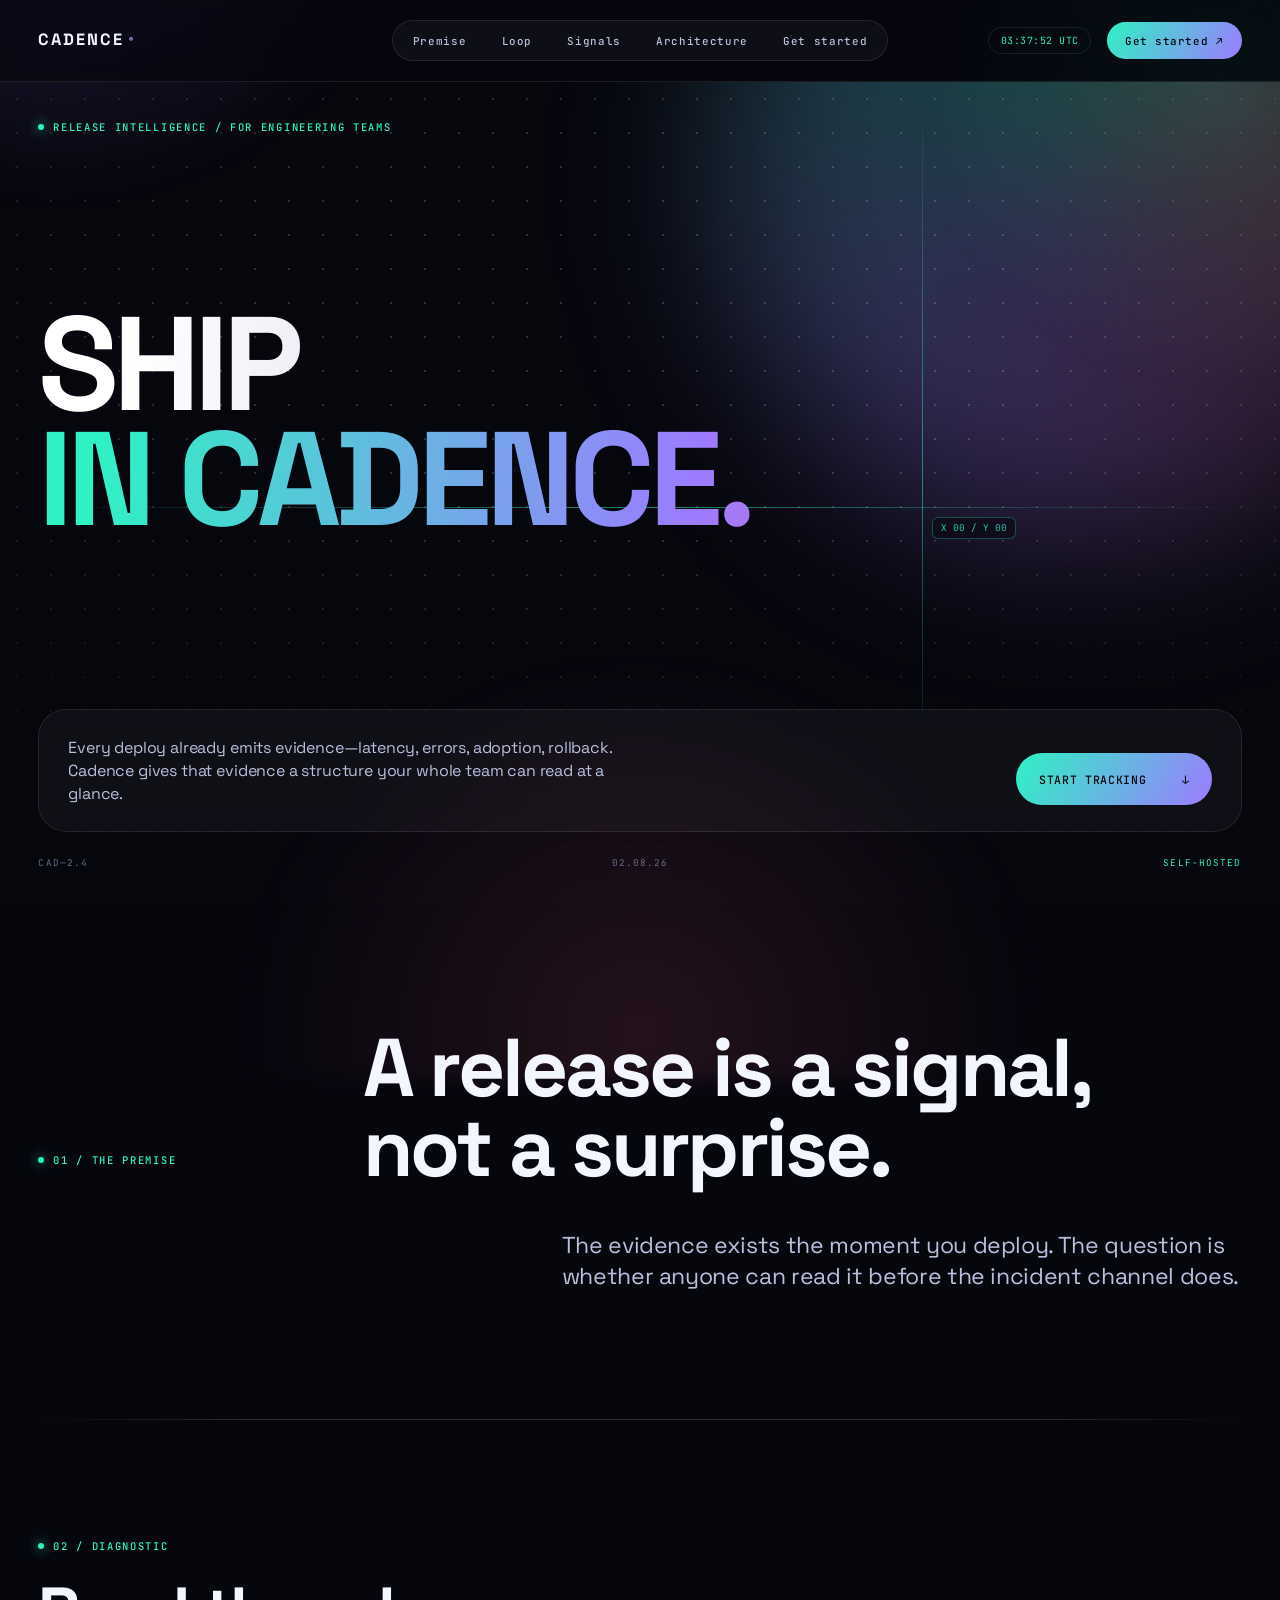
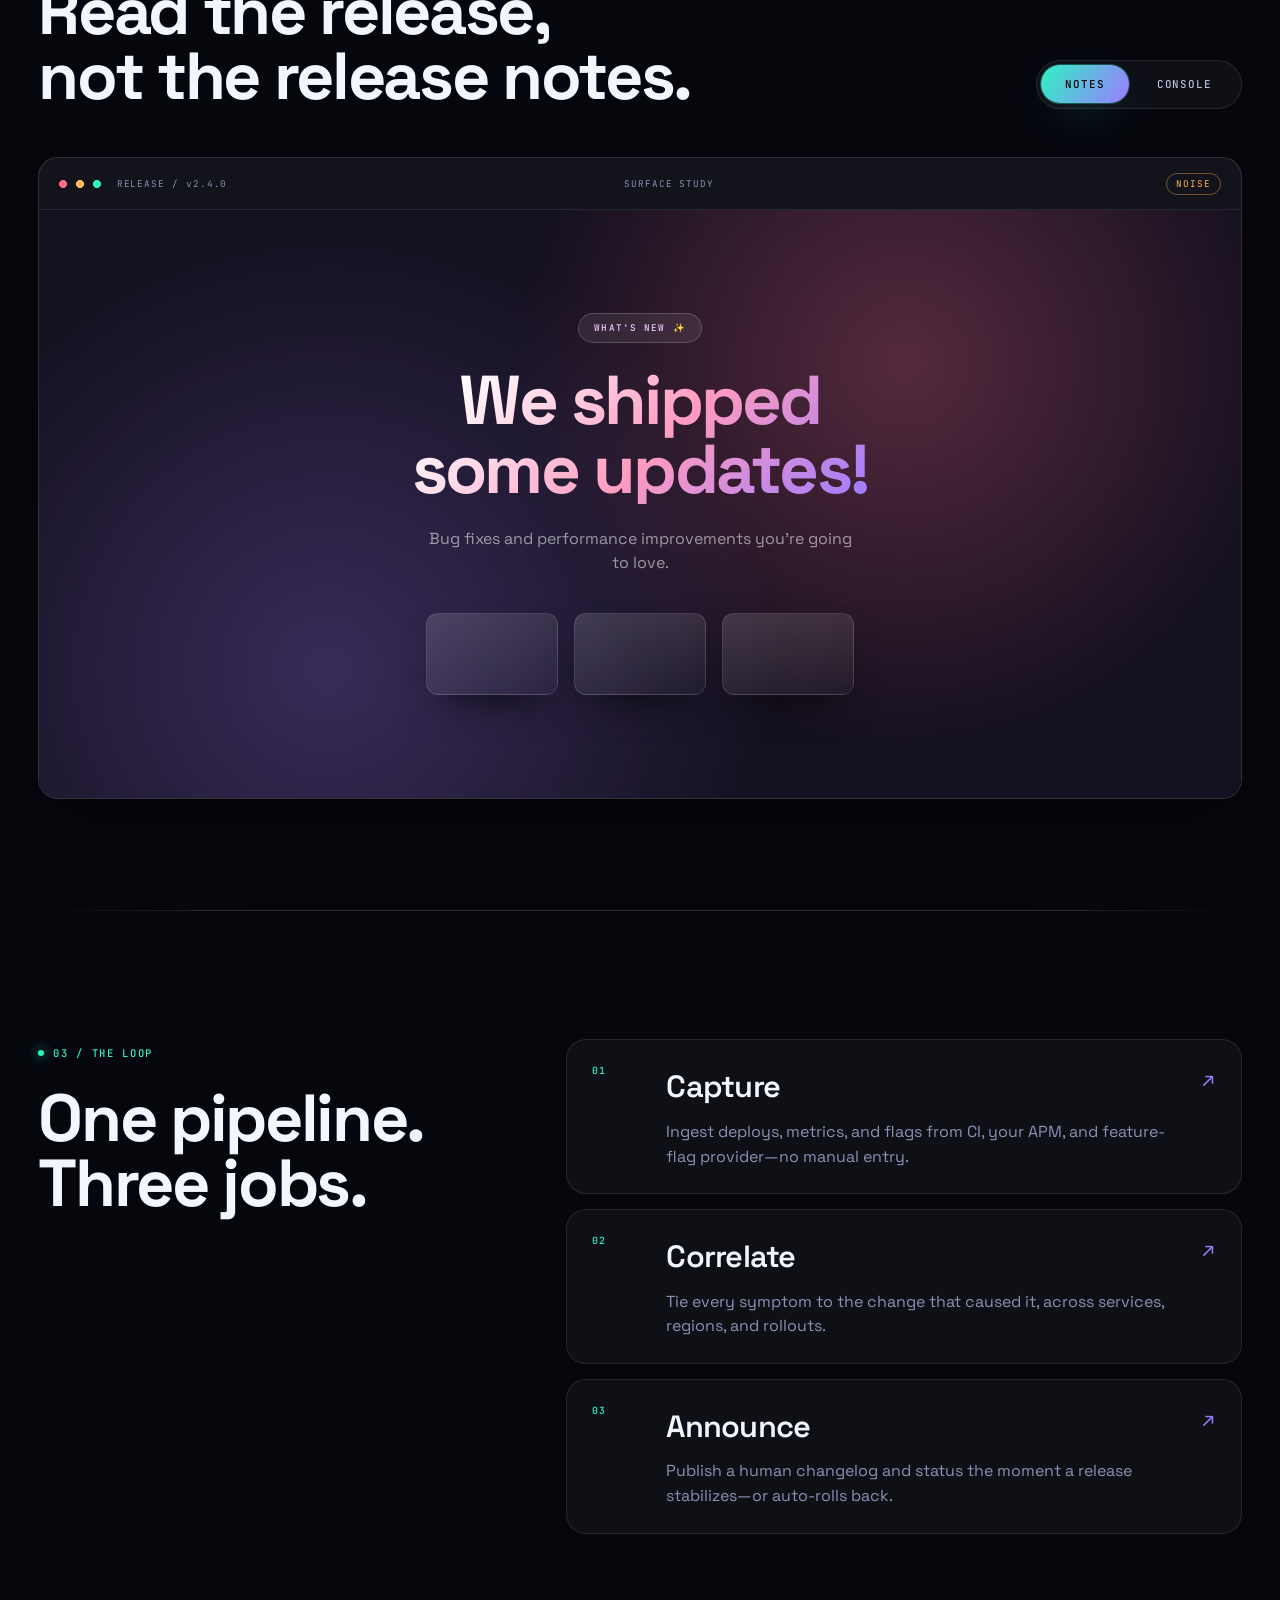
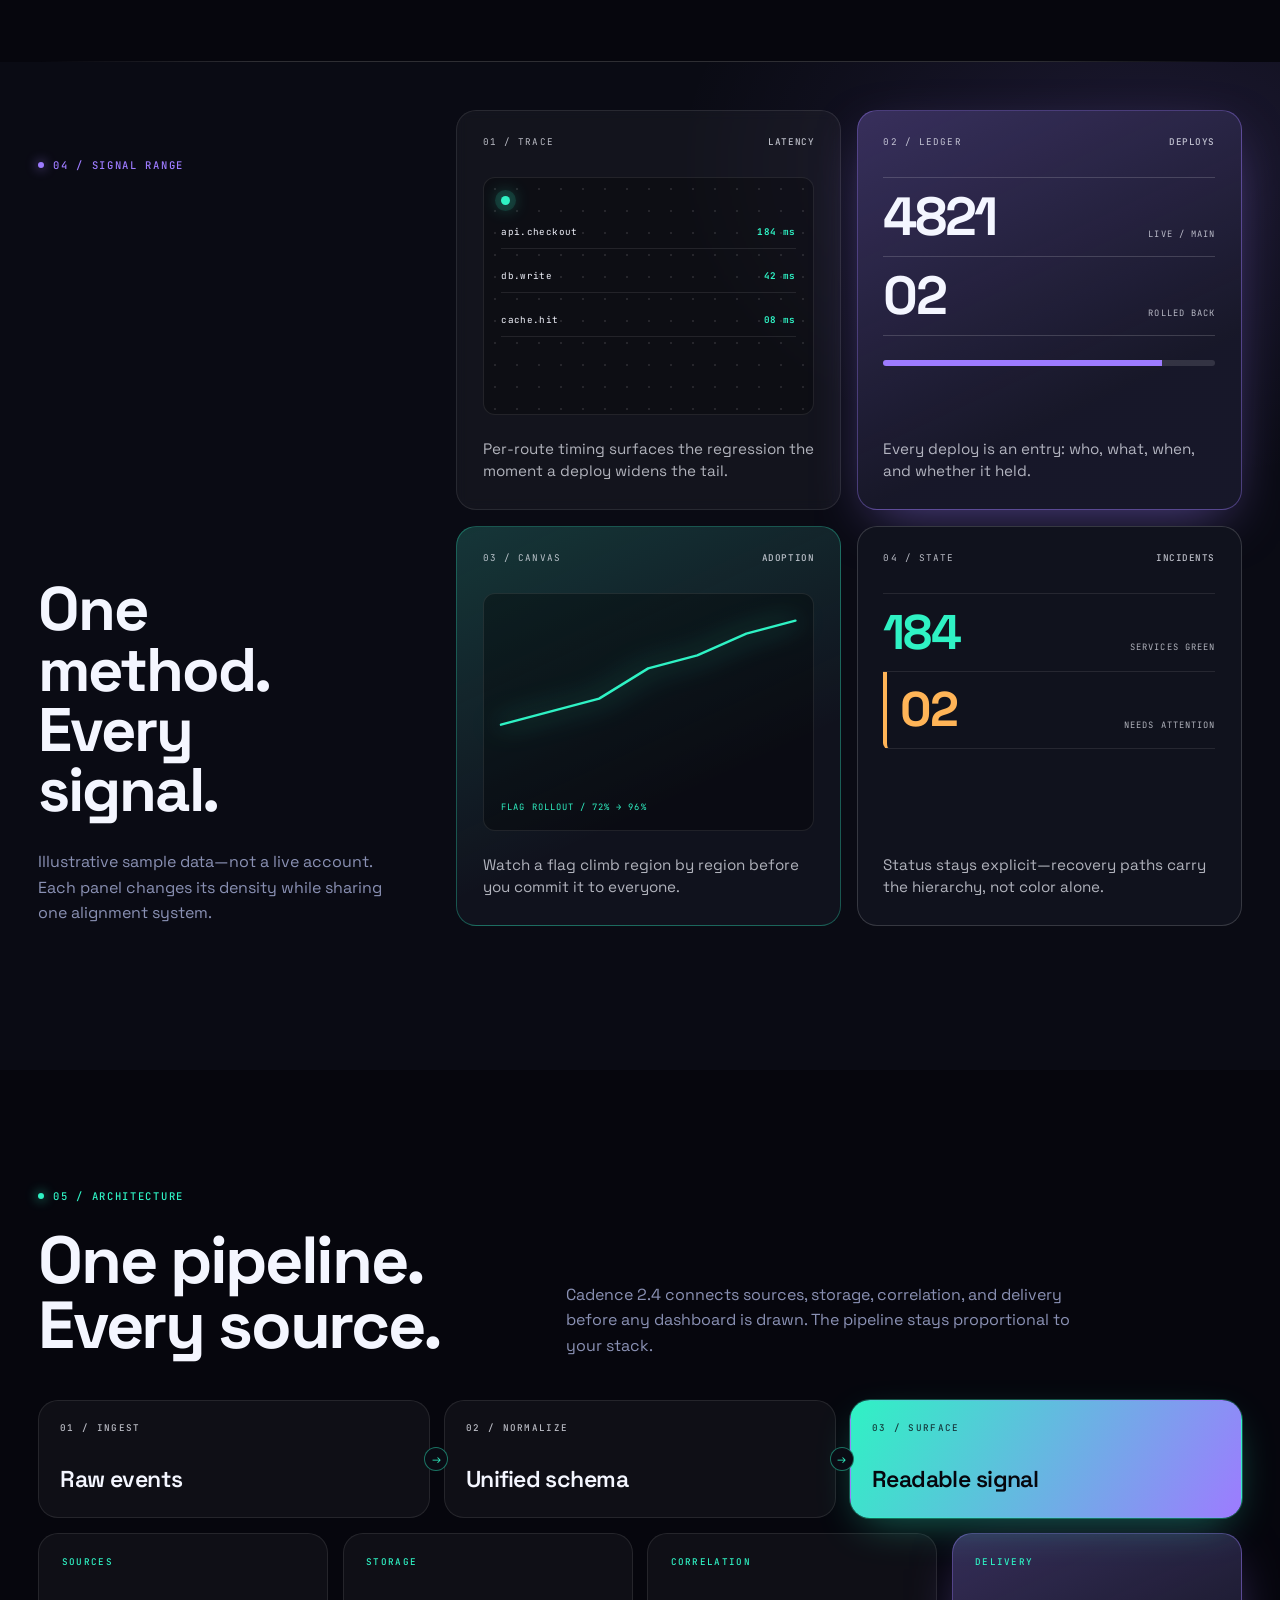
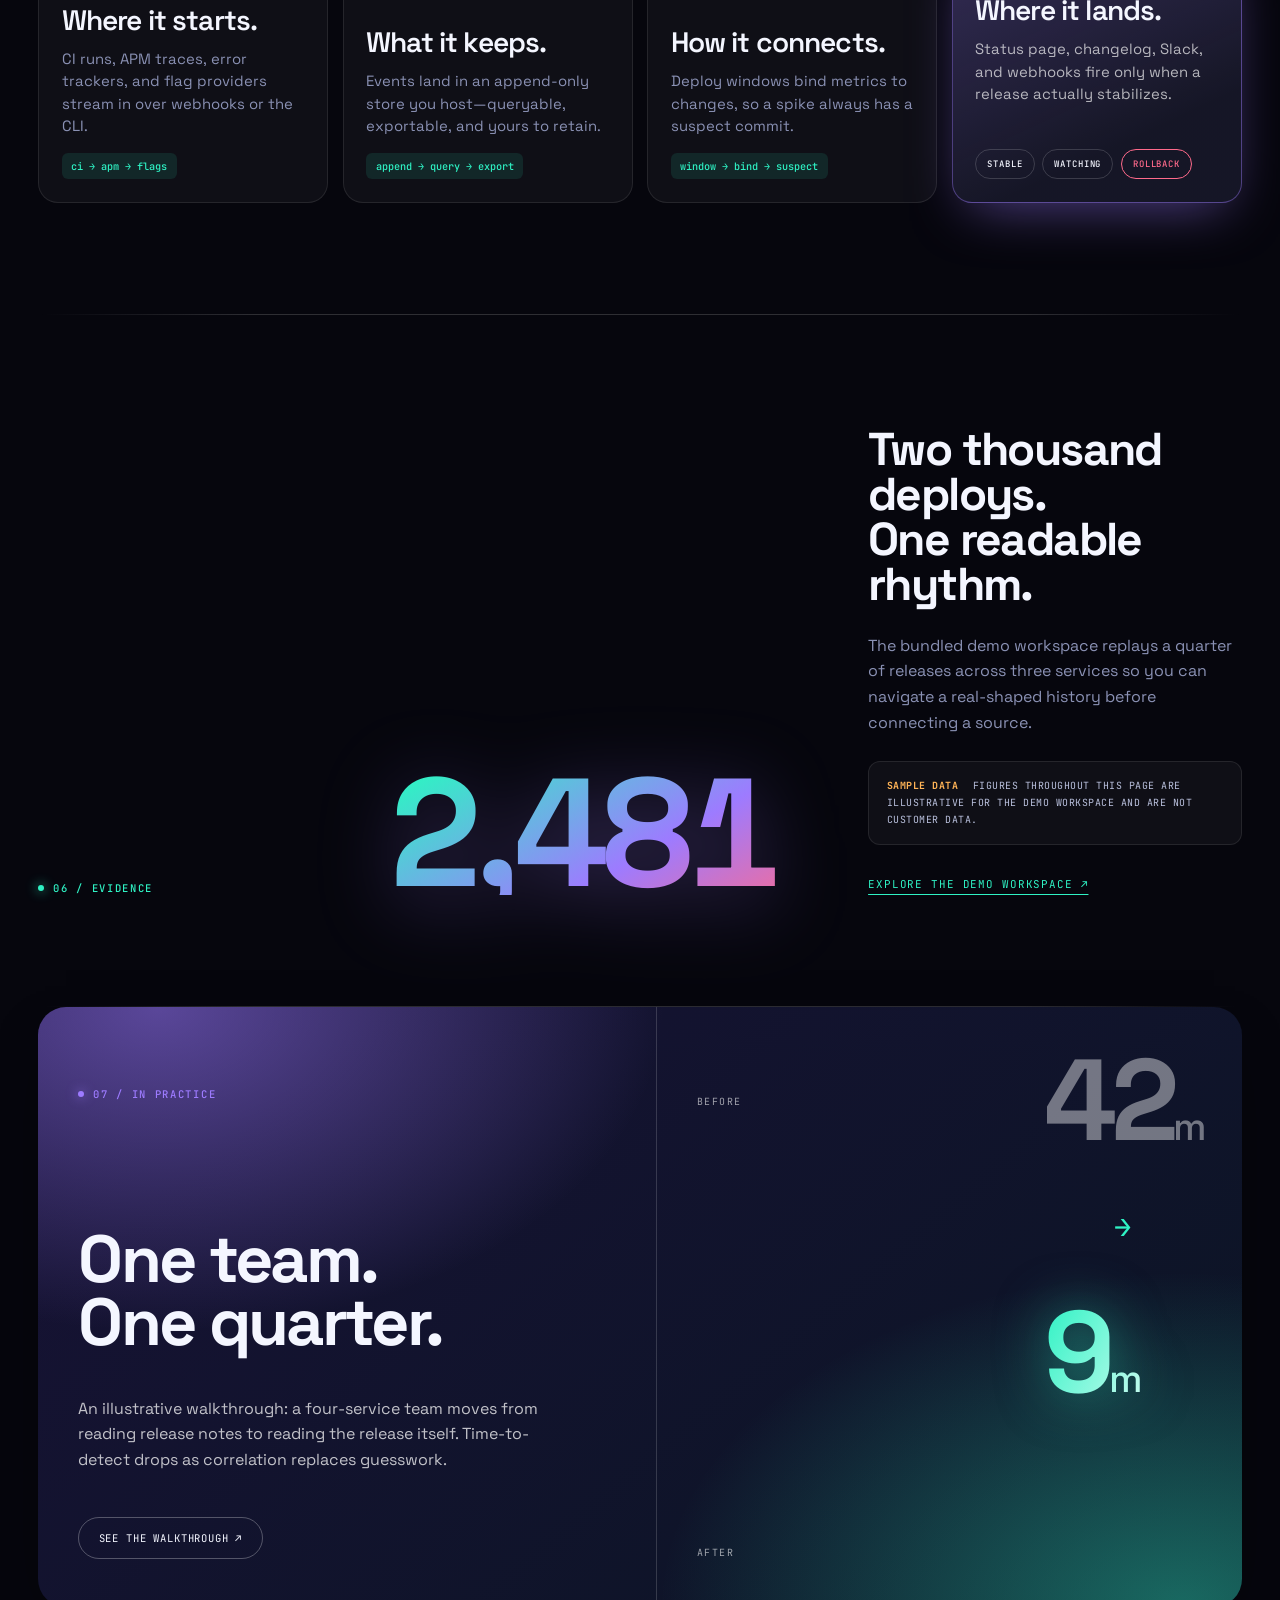
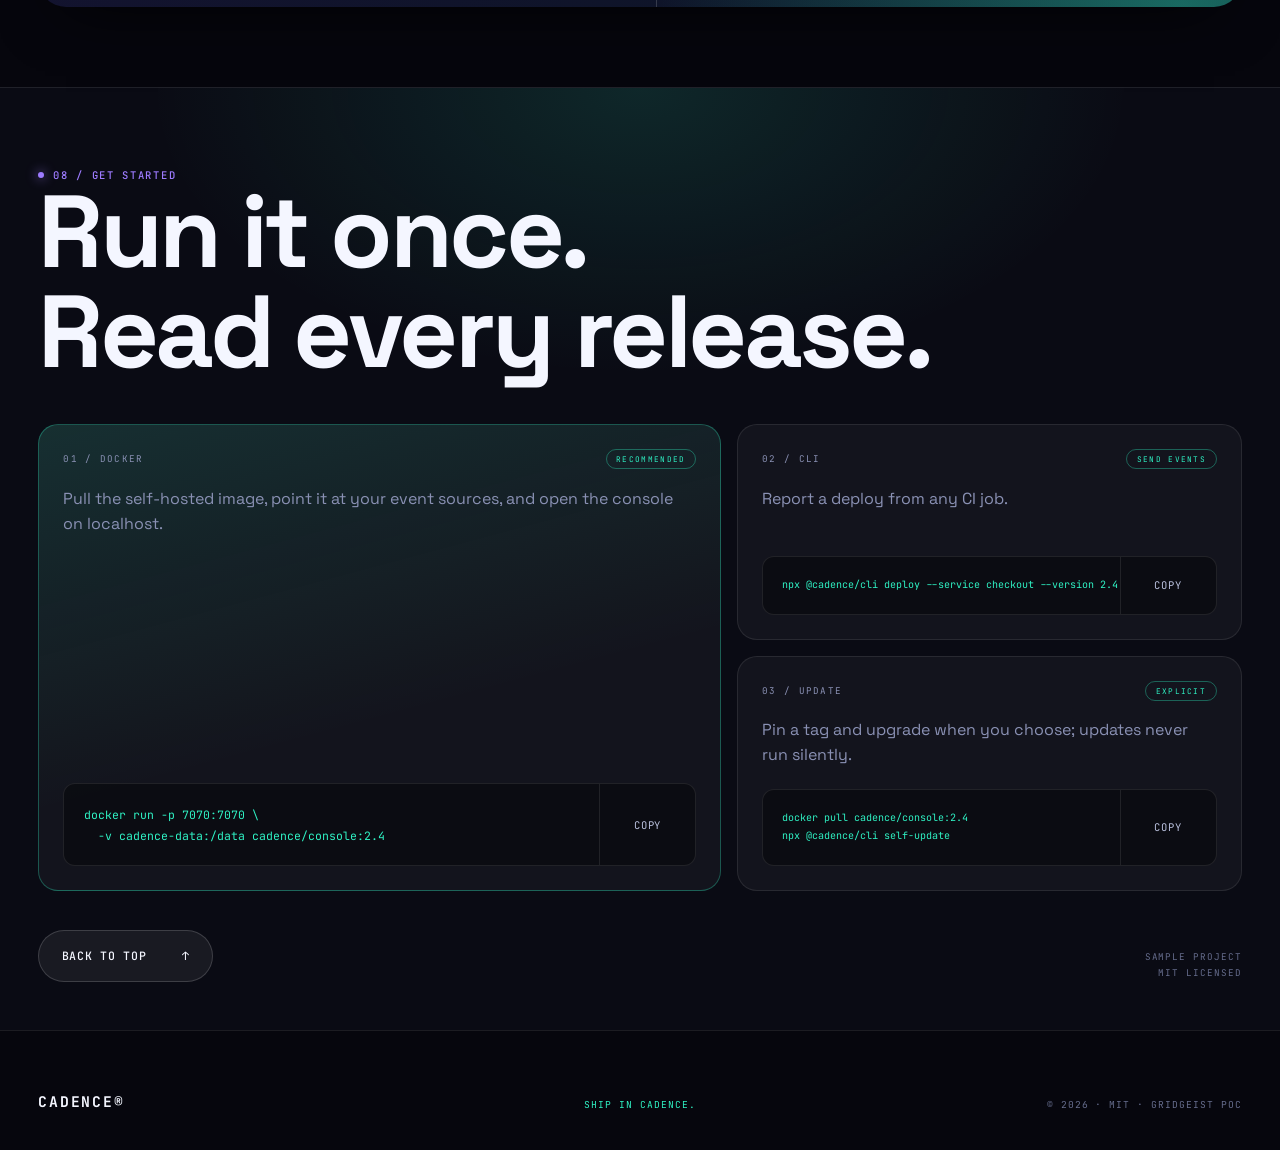
<file: version02/index.html>
<!doctype html>
<html lang="en">
  <head>
    <meta charset="UTF-8" />
    <meta name="viewport" content="width=device-width, initial-scale=1.0" />
    <meta name="description" content="Cadence turns deploys, latency, errors, and adoption into one legible release signal for engineering teams." />
    <meta name="theme-color" content="#06060d" />
    <meta name="color-scheme" content="dark" />
    <title>Cadence — Ship in cadence</title>
    <meta property="og:type" content="website" />
    <meta property="og:site_name" content="Cadence" />
    <meta property="og:title" content="Cadence — Ship in cadence" />
    <meta property="og:description" content="Release intelligence for engineering teams. Read the release, not the release notes." />
    <meta name="twitter:card" content="summary_large_image" />
    <meta name="twitter:title" content="Cadence — Ship in cadence" />
    <meta name="twitter:description" content="Release intelligence for engineering teams." />
    <link rel="icon" href="./favicon.svg" type="image/svg+xml" />
    <link rel="stylesheet" href="./styles.css" />
    <script src="./script.js" defer></script>
  </head>
  <body>
    <a class="skip-link" href="#main">Skip to content</a>

    <header class="site-header">
      <a class="wordmark" href="#top" aria-label="Cadence home">CADENCE<span aria-hidden="true">®</span></a>
      <nav class="desktop-nav" aria-label="Primary navigation">
        <a href="#premise">Premise</a>
        <a href="#loop">Loop</a>
        <a href="#signals">Signals</a>
        <a href="#architecture">Architecture</a>
        <a href="#start">Get started</a>
      </nav>
      <details class="mobile-menu">
        <summary>Menu</summary>
        <nav aria-label="Mobile navigation">
          <a href="#premise">Premise</a>
          <a href="#loop">Loop</a>
          <a href="#signals">Signals</a>
          <a href="#architecture">Architecture</a>
          <a href="#start">Get started</a>
        </nav>
      </details>
      <div class="header-actions">
        <span class="header-clock" aria-hidden="true" data-clock>--:--:-- UTC</span>
        <a class="header-github" href="#start">Get started ↗</a>
      </div>
    </header>

    <main id="main">
      <section class="hero" id="top" aria-labelledby="hero-title">
        <div class="hero-grid" aria-hidden="true">
          <span class="axis axis-x"></span>
          <span class="axis axis-y"></span>
          <span class="coordinate">X 00 / Y 00</span>
        </div>
        <p class="eyebrow hero-kicker">Release intelligence / for engineering teams</p>
        <h1 id="hero-title"><span>SHIP</span><span>IN CADENCE.</span></h1>
        <div class="hero-footer">
          <p>Every deploy already emits evidence—latency, errors, adoption, rollback. Cadence gives that evidence a structure your whole team can read at a glance.</p>
          <a class="button button-dark" href="#start">Start tracking <span aria-hidden="true">↓</span></a>
        </div>
        <div class="hero-index" aria-hidden="true">
          <span>CAD—2.4</span><span>02.08.26</span><span>SELF-HOSTED</span>
        </div>
      </section>

      <section class="statement reveal" id="premise" aria-labelledby="statement-title">
        <p class="section-label">01 / The premise</p>
        <div>
          <h2 id="statement-title">A release is a signal,<br />not a surprise.</h2>
          <p>The evidence exists the moment you deploy. The question is whether anyone can read it before the incident channel does.</p>
        </div>
      </section>

      <section class="comparison reveal" aria-labelledby="comparison-title">
        <div class="comparison-head">
          <div>
            <p class="section-label">02 / Diagnostic</p>
            <h2 id="comparison-title">Read the release,<br />not the release notes.</h2>
          </div>
          <div class="view-switch" role="group" aria-label="Comparison view">
            <button type="button" data-view="before" aria-pressed="true">Notes</button>
            <button type="button" data-view="after" aria-pressed="false">Console</button>
          </div>
        </div>

        <div class="demo" data-state="before">
          <div class="demo-bar">
            <span>RELEASE / v2.4.0</span><span>SURFACE STUDY</span><span class="demo-status">NOISE</span>
          </div>
          <div class="demo-before" aria-hidden="false">
            <div class="fake-pill">WHAT'S NEW ✨</div>
            <h3>We shipped<br />some updates!</h3>
            <p>Bug fixes and performance improvements you're going to love.</p>
            <div class="fake-cards"><i></i><i></i><i></i></div>
          </div>
          <div class="demo-after" aria-hidden="true">
            <aside><span>DEPLOY 4821 / main</span><strong>v2.4.0<br />live</strong><small>12 min ago / canary → 100%</small></aside>
            <div class="lesson-pane">
              <span class="lesson-number">GREEN</span>
              <h3>Green<br />across fleet.</h3>
              <div class="lesson-meta"><span>P95 184MS</span><span>0 ERRORS</span><span>3 REGIONS</span></div>
            </div>
          </div>
        </div>
      </section>

      <section class="modes reveal" id="loop" aria-labelledby="modes-title">
        <div class="modes-intro">
          <p class="section-label">03 / The loop</p>
          <h2 id="modes-title">One pipeline.<br />Three jobs.</h2>
        </div>
        <ol class="mode-list">
          <li><span>01</span><div><h3>Capture</h3><p>Ingest deploys, metrics, and flags from CI, your APM, and feature-flag provider—no manual entry.</p></div><b aria-hidden="true">↗</b></li>
          <li><span>02</span><div><h3>Correlate</h3><p>Tie every symptom to the change that caused it, across services, regions, and rollouts.</p></div><b aria-hidden="true">↗</b></li>
          <li><span>03</span><div><h3>Announce</h3><p>Publish a human changelog and status the moment a release stabilizes—or auto-rolls back.</p></div><b aria-hidden="true">↗</b></li>
        </ol>
      </section>

      <section class="adaptation reveal" id="signals" aria-labelledby="adaptation-title">
        <header class="adaptation-intro">
          <p class="section-label section-label-light">04 / Signal range</p>
          <h2 id="adaptation-title">One method.<br />Every signal.</h2>
          <p>Illustrative sample data—not a live account. Each panel changes its density while sharing one alignment system.</p>
        </header>
        <div class="specimen-grid">
          <article class="specimen specimen-visible">
            <header><span>01 / TRACE</span><b>Latency</b></header>
            <div class="trace-mini" aria-hidden="true"><i></i><p><span>api.checkout</span><b>184 ms</b></p><p><span>db.write</span><b>42 ms</b></p><p><span>cache.hit</span><b>08 ms</b></p></div>
            <p>Per-route timing surfaces the regression the moment a deploy widens the tail.</p>
          </article>
          <article class="specimen specimen-state">
            <header><span>02 / LEDGER</span><b>Deploys</b></header>
            <div class="ledger-mini" aria-hidden="true"><p><b>4821</b><span>LIVE / MAIN</span></p><p><b>02</b><span>ROLLED BACK</span></p><i></i></div>
            <p>Every deploy is an entry: who, what, when, and whether it held.</p>
          </article>
          <article class="specimen specimen-invisible">
            <header><span>03 / CANVAS</span><b>Adoption</b></header>
            <div class="adoption-mini" aria-hidden="true"><svg viewBox="0 0 120 60" preserveAspectRatio="none" role="presentation"><polyline points="0,52 20,46 40,40 60,26 80,20 100,10 120,4" /></svg><small>FLAG rollout / 72% → 96%</small></div>
            <p>Watch a flag climb region by region before you commit it to everyone.</p>
          </article>
          <article class="specimen specimen-quiet">
            <header><span>04 / STATE</span><b>Incidents</b></header>
            <div class="incident-mini" aria-hidden="true"><p><b>184</b><span>SERVICES GREEN</span></p><p class="is-warn"><b>02</b><span>NEEDS ATTENTION</span></p></div>
            <p>Status stays explicit—recovery paths carry the hierarchy, not color alone.</p>
          </article>
        </div>
      </section>

      <section class="system-contract reveal" id="architecture" aria-labelledby="contract-title">
        <div class="contract-intro">
          <div><p class="section-label">05 / Architecture</p><h2 id="contract-title">One pipeline.<br />Every source.</h2></div>
          <p>Cadence 2.4 connects sources, storage, correlation, and delivery before any dashboard is drawn. The pipeline stays proportional to your stack.</p>
        </div>
        <div class="contract-flow" aria-label="Cadence data flow">
          <div><span>01 / Ingest</span><strong>Raw events</strong></div>
          <div><span>02 / Normalize</span><strong>Unified schema</strong></div>
          <div><span>03 / Surface</span><strong>Readable signal</strong></div>
        </div>
        <div class="contract-grid">
          <article class="contract-card"><span>Sources</span><strong>Where it starts.</strong><p>CI runs, APM traces, error trackers, and flag providers stream in over webhooks or the CLI.</p><code>ci → apm → flags</code></article>
          <article class="contract-card"><span>Storage</span><strong>What it keeps.</strong><p>Events land in an append-only store you host—queryable, exportable, and yours to retain.</p><code>append → query → export</code></article>
          <article class="contract-card"><span>Correlation</span><strong>How it connects.</strong><p>Deploy windows bind metrics to changes, so a spike always has a suspect commit.</p><code>window → bind → suspect</code></article>
          <article class="contract-card is-state"><span>Delivery</span><strong>Where it lands.</strong><p>Status page, changelog, Slack, and webhooks fire only when a release actually stabilizes.</p><div class="contract-state" aria-label="Example delivery states"><i>Stable</i><i>Watching</i><i>Rollback</i></div></article>
        </div>
      </section>

      <section class="proof reveal" aria-labelledby="proof-title">
        <p class="section-label">06 / Evidence</p>
        <div class="proof-number" data-count-to="2481">2,481</div>
        <div class="proof-copy">
          <h2 id="proof-title">Two thousand deploys.<br />One readable rhythm.</h2>
          <p>The bundled demo workspace replays a quarter of releases across three services so you can navigate a real-shaped history before connecting a source.</p>
          <p class="proof-note"><b>Sample data</b> Figures throughout this page are illustrative for the demo workspace and are not customer data.</p>
          <a href="#start">Explore the demo workspace ↗</a>
        </div>
      </section>

      <section class="field-proof reveal" aria-labelledby="field-proof-title">
        <div><p class="section-label section-label-light">07 / In practice</p><h2 id="field-proof-title">One team.<br />One quarter.</h2><p>An illustrative walkthrough: a four-service team moves from reading release notes to reading the release itself. Time-to-detect drops as correlation replaces guesswork.</p><a href="#start">See the walkthrough ↗</a></div>
        <div class="field-score" aria-label="Illustrative time-to-detect improved from 42 minutes to 9 minutes"><span>BEFORE</span><b>42<em>m</em></b><i>→</i><b>9<em>m</em></b><span>AFTER</span></div>
      </section>

      <section class="install reveal" id="start" aria-labelledby="install-title">
        <p class="section-label section-label-light">08 / Get started</p>
        <h2 id="install-title">Run it once.<br />Read every release.</h2>
        <div class="install-grid">
          <article class="install-primary">
            <div><span>01 / DOCKER</span><small>RECOMMENDED</small></div>
            <p>Pull the self-hosted image, point it at your event sources, and open the console on localhost.</p>
            <div class="command-line"><code id="install-docker">docker run -p 7070:7070 \
  -v cadence-data:/data cadence/console:2.4</code><button type="button" class="copy-button" data-copy-target="install-docker">Copy</button></div>
          </article>
          <article>
            <div><span>02 / CLI</span><small>SEND EVENTS</small></div>
            <p>Report a deploy from any CI job.</p>
            <div class="command-line command-line-small"><code id="install-cli">npx @cadence/cli deploy --service checkout --version 2.4.0</code><button type="button" class="copy-button" data-copy-target="install-cli">Copy</button></div>
          </article>
          <article>
            <div><span>03 / UPDATE</span><small>EXPLICIT</small></div>
            <p>Pin a tag and upgrade when you choose; updates never run silently.</p>
            <div class="command-line command-line-small"><code id="install-update">docker pull cadence/console:2.4
npx @cadence/cli self-update</code><button type="button" class="copy-button" data-copy-target="install-update">Copy</button></div>
          </article>
        </div>
        <div class="install-actions">
          <a class="button button-light" href="#top">Back to top <span aria-hidden="true">↑</span></a>
          <p>Sample project<br />MIT licensed</p>
        </div>
      </section>
    </main>

    <footer>
      <a class="wordmark" href="#top">CADENCE®</a>
      <p>Ship in cadence.</p>
      <p>© 2026 · MIT · Gridgeist POC</p>
    </footer>
  </body>
</html>
</file>
<file: version02/styles.css>
@import url("https://fonts.googleapis.com/css2?family=Space+Grotesk:wght@400;500;600;700&family=JetBrains+Mono:wght@300;400;500&display=swap");

/* ==========================================================================
   NEBULA CONSOLE — dark aurora theme
   Glass panels · neon signal accents · soft geometry
   ========================================================================== */

:root {
  /* Foundation ------------------------------------------------------------ */
  --void-950: #06060d;
  --void-900: #0a0b14;
  --void-800: #10121d;
  --void-700: #171a28;
  --void-600: #212537;

  --lumen-50: #f4f6ff;
  --lumen-300: #b9c0dd;
  --lumen-500: #8a91b4;
  --lumen-600: #656c8c;

  --signal-mint: #2ff2c4;
  --signal-mint-dim: #16b894;
  --signal-violet: #9d7bff;
  --signal-coral: #ff6a8b;
  --signal-amber: #ffb457;

  --glass-fill: rgba(255, 255, 255, 0.038);
  --glass-fill-strong: rgba(255, 255, 255, 0.062);
  --hairline: rgba(255, 255, 255, 0.09);
  --hairline-strong: rgba(255, 255, 255, 0.16);

  --motion-fast: 180ms;
  --motion-base: 320ms;
  --motion-reveal: 780ms;
  --ease-out: cubic-bezier(.16, 1, .3, 1);

  --font-metadata: "JetBrains Mono", ui-monospace, "SFMono-Regular", Menlo, monospace;
  --font-interface: "Space Grotesk", system-ui, "Segoe UI", Arial, sans-serif;

  /* Semantic -------------------------------------------------------------- */
  --color-canvas: var(--void-950);
  --color-canvas-alt: var(--void-900);
  --color-surface: var(--glass-fill);
  --color-text: var(--lumen-50);
  --color-text-muted: var(--lumen-500);
  --color-border: var(--hairline);
  --color-action: var(--signal-mint);
  --color-action-foreground: var(--void-950);
  --color-focus: var(--signal-violet);
  --color-success: var(--signal-mint);
  --color-warning: var(--signal-amber);
  --color-destructive: var(--signal-coral);

  /* Shape & depth --------------------------------------------------------- */
  --radius-xs: 6px;
  --radius-sm: 12px;
  --radius-md: 20px;
  --radius-lg: 28px;
  --radius-pill: 999px;

  --shadow-panel: 0 24px 60px -28px rgba(0, 0, 0, .9);
  --shadow-glow-mint: 0 0 0 1px rgba(47, 242, 196, .3), 0 14px 44px -14px rgba(47, 242, 196, .45);
  --shadow-glow-violet: 0 18px 55px -18px rgba(157, 123, 255, .55);

  --component-control-height: 52px;
  --component-focus-width: 2px;
  --component-transition: var(--motion-fast) var(--ease-out);

  /* Compatibility aliases -------------------------------------------------- */
  --paper: var(--color-canvas);
  --ink: var(--color-text);
  --muted: var(--color-text-muted);
  --line: var(--color-border);
  --blue: var(--signal-mint);
  --acid: var(--signal-violet);
  --mono: var(--font-metadata);
  --sans: var(--font-interface);
  --container-wide: 1320px;
  --container-copy: 760px;
  --page-gutter: max(clamp(1rem, 3vw, 2.6rem), calc((100vw - var(--container-wide)) / 2));
}

/* ==========================================================================
   Base
   ========================================================================== */

* { box-sizing: border-box; }
html { scroll-behavior: smooth; }

body {
  margin: 0;
  background: var(--color-canvas);
  color: var(--color-text);
  font-family: var(--font-interface);
  font-size: 16px;
  line-height: 1.5;
  -webkit-font-smoothing: antialiased;
  overflow-x: hidden;
}

/* Ambient aurora wash behind everything */
body::before {
  content: "";
  position: fixed;
  inset: -20vh -10vw;
  z-index: -2;
  pointer-events: none;
  background:
    radial-gradient(46vw 42vw at 12% 4%, rgba(157, 123, 255, .20), transparent 62%),
    radial-gradient(40vw 38vw at 88% 22%, rgba(47, 242, 196, .16), transparent 60%),
    radial-gradient(50vw 46vw at 50% 96%, rgba(255, 106, 139, .12), transparent 64%);
  filter: blur(10px);
}

/* Fine grain so flat panels don't band */
body::after {
  content: "";
  position: fixed;
  inset: 0;
  z-index: -1;
  pointer-events: none;
  opacity: .32;
  background-image: radial-gradient(rgba(255, 255, 255, .35) .5px, transparent .5px);
  background-size: 3px 3px;
  mix-blend-mode: overlay;
}

a { color: inherit; }
button { font: inherit; }
svg { display: block; }
::selection { background: var(--signal-violet); color: #fff; }

::-webkit-scrollbar { width: 10px; height: 10px; }
::-webkit-scrollbar-track { background: var(--void-900); }
::-webkit-scrollbar-thumb { border-radius: var(--radius-pill); background: var(--void-600); }
::-webkit-scrollbar-thumb:hover { background: var(--signal-mint-dim); }

.skip-link {
  position: fixed;
  left: 1rem;
  top: -6rem;
  z-index: 60;
  padding: .85rem 1.2rem;
  border-radius: var(--radius-pill);
  background: var(--signal-mint);
  color: var(--void-950);
  font: 500 .78rem var(--font-metadata);
  text-decoration: none;
  transition: top var(--motion-base) var(--ease-out);
}
.skip-link:focus { top: 1rem; }

:where(a, button, summary):focus-visible {
  outline: var(--component-focus-width) solid var(--signal-violet);
  outline-offset: 3px;
  border-radius: var(--radius-xs);
}

/* Shared type roles -------------------------------------------------------- */

.eyebrow,
.section-label {
  margin: 0;
  display: inline-flex;
  align-items: center;
  gap: .55rem;
  font: 500 .66rem var(--font-metadata);
  letter-spacing: .16em;
  text-transform: uppercase;
  color: var(--signal-mint);
}
.eyebrow::before,
.section-label::before {
  content: "";
  width: 6px;
  height: 6px;
  border-radius: 50%;
  background: currentColor;
  box-shadow: 0 0 12px currentColor;
}
.section-label-light { color: var(--signal-violet); }

h1, h2, h3 { text-wrap: balance; }

/* ==========================================================================
   Header
   ========================================================================== */

.site-header {
  height: 82px;
  padding: 0 var(--page-gutter);
  display: grid;
  grid-template-columns: 1fr auto 1fr;
  align-items: center;
  position: sticky;
  top: 0;
  z-index: 40;
  border-bottom: 1px solid var(--hairline);
  background: color-mix(in srgb, var(--void-950) 72%, transparent);
  backdrop-filter: blur(18px) saturate(140%);
}

.wordmark {
  display: inline-flex;
  align-items: center;
  gap: .1rem;
  font-size: 1.02rem;
  font-weight: 700;
  letter-spacing: .12em;
  text-decoration: none;
  background: linear-gradient(100deg, var(--lumen-50) 20%, var(--signal-mint) 90%);
  -webkit-background-clip: text;
  background-clip: text;
  color: transparent;
}
.wordmark span {
  color: var(--signal-violet);
  -webkit-text-fill-color: var(--signal-violet);
  font-size: .5em;
  vertical-align: top;
  margin-left: .2rem;
}

.site-header > nav {
  display: flex;
  gap: .3rem;
  padding: .3rem;
  border: 1px solid var(--hairline);
  border-radius: var(--radius-pill);
  background: var(--glass-fill);
}
.site-header > nav a {
  padding: .5rem .95rem;
  border-radius: var(--radius-pill);
  color: var(--lumen-300);
  font: 500 .68rem var(--font-metadata);
  letter-spacing: .06em;
  text-decoration: none;
  transition: color var(--component-transition), background var(--component-transition);
}
.site-header > nav a:hover {
  color: var(--void-950);
  background: var(--signal-mint);
}

.header-actions {
  justify-self: end;
  display: flex;
  gap: 1rem;
  align-items: center;
}
.header-clock {
  padding: .35rem .7rem;
  border-radius: var(--radius-pill);
  border: 1px solid var(--hairline);
  color: var(--signal-mint);
  font: 400 .62rem var(--font-metadata);
  letter-spacing: .05em;
  font-variant-numeric: tabular-nums;
}
.header-github {
  padding: .7rem 1.15rem;
  border-radius: var(--radius-pill);
  background: linear-gradient(120deg, var(--signal-mint), var(--signal-violet));
  color: var(--void-950);
  font: 500 .68rem var(--font-metadata);
  letter-spacing: .05em;
  text-decoration: none;
  transition: transform var(--component-transition), box-shadow var(--component-transition);
}
.header-github:hover {
  transform: translateY(-2px);
  box-shadow: var(--shadow-glow-mint);
}

.mobile-menu { display: none; }

/* ==========================================================================
   Hero
   ========================================================================== */

.hero {
  min-height: calc(100svh - 82px);
  padding: 3vw var(--page-gutter) 2.4vw;
  display: grid;
  grid-template-columns: minmax(0, 1fr);
  grid-template-rows: auto 1fr auto auto;
  position: relative;
  overflow: hidden;
}

/* Dot lattice replaces the old ruled grid */
.hero-grid {
  position: absolute;
  inset: 0;
  pointer-events: none;
  background-image: radial-gradient(rgba(255, 255, 255, .17) 1.1px, transparent 1.1px);
  background-size: 34px 34px;
  mask-image: radial-gradient(120% 90% at 50% 30%, #000 25%, transparent 78%);
  -webkit-mask-image: radial-gradient(120% 90% at 50% 30%, #000 25%, transparent 78%);
}

/* Slow-drifting aurora orb */
.hero::before {
  content: "";
  position: absolute;
  width: 58vw;
  height: 58vw;
  top: -22vw;
  right: -14vw;
  border-radius: 50%;
  pointer-events: none;
  background: conic-gradient(from 210deg, rgba(157, 123, 255, .30), rgba(47, 242, 196, .26), rgba(255, 106, 139, .20), rgba(157, 123, 255, .30));
  filter: blur(80px);
  animation: drift 26s ease-in-out infinite alternate;
}

.axis {
  position: absolute;
  z-index: 1;
  background: linear-gradient(90deg, transparent, var(--signal-mint), transparent);
  opacity: .55;
  transition: transform .1s linear;
}
.axis-x { height: 1px; left: 0; right: 0; top: var(--pointer-y, 52%); }
.axis-y {
  width: 1px;
  top: 0;
  bottom: 0;
  left: var(--pointer-x, 72%);
  background: linear-gradient(180deg, transparent, var(--signal-mint), transparent);
}

.coordinate {
  position: absolute;
  top: calc(var(--pointer-y, 52%) + 10px);
  left: calc(var(--pointer-x, 72%) + 10px);
  padding: .25rem .5rem;
  border-radius: var(--radius-xs);
  border: 1px solid rgba(47, 242, 196, .35);
  background: rgba(6, 6, 13, .6);
  color: var(--signal-mint);
  font: .58rem var(--font-metadata);
  backdrop-filter: blur(6px);
}

.hero-kicker { z-index: 2; align-self: start; }

.hero h1 {
  align-self: center;
  margin: 2.2rem 0;
  z-index: 2;
  font-size: clamp(3.4rem, 10.4vw, 10.5rem);
  line-height: .86;
  letter-spacing: -.045em;
  font-weight: 700;
  text-transform: none;
}
.hero h1 span {
  display: block;
  transform: translateY(34px);
  opacity: 0;
  animation: rise .9s var(--ease-out) forwards;
}
.hero h1 span:first-child {
  color: transparent;
  background: linear-gradient(96deg, #ffffff 8%, var(--lumen-300) 70%);
  -webkit-background-clip: text;
  background-clip: text;
}
.hero h1 span:last-child {
  animation-delay: .14s;
  color: transparent;
  background: linear-gradient(96deg, var(--signal-mint) 5%, var(--signal-violet) 55%, var(--signal-coral) 95%);
  -webkit-background-clip: text;
  background-clip: text;
}

.hero-footer {
  z-index: 2;
  display: flex;
  justify-content: space-between;
  align-items: end;
  gap: 2rem;
  padding: 1.6rem 1.8rem;
  border: 1px solid var(--hairline);
  border-radius: var(--radius-lg);
  background: var(--glass-fill);
  backdrop-filter: blur(14px);
}
.hero-footer p {
  max-width: 560px;
  margin: 0;
  color: var(--lumen-300);
  font-size: clamp(1rem, 1.25vw, 1.28rem);
  line-height: 1.45;
  letter-spacing: -.01em;
}

.hero-index {
  z-index: 2;
  padding-top: 1.6rem;
  display: grid;
  grid-template-columns: repeat(3, 1fr);
  color: var(--lumen-600);
  font: .58rem var(--font-metadata);
  letter-spacing: .12em;
}
.hero-index span:nth-child(2) { text-align: center; }
.hero-index span:last-child { text-align: right; color: var(--signal-mint); }

/* ==========================================================================
   Buttons
   ========================================================================== */

.button {
  min-height: var(--component-control-height);
  padding: 0 1.4rem;
  display: inline-flex;
  align-items: center;
  justify-content: space-between;
  gap: 2.2rem;
  border-radius: var(--radius-pill);
  text-decoration: none;
  font: 500 .72rem var(--font-metadata);
  letter-spacing: .06em;
  text-transform: uppercase;
  white-space: nowrap;
  transition: transform var(--component-transition), box-shadow var(--component-transition), background var(--component-transition);
}
.button:hover { transform: translateY(-3px); }

.button-dark {
  background: linear-gradient(120deg, var(--signal-mint), var(--signal-violet));
  color: var(--void-950);
  font-weight: 500;
}
.button-dark:hover { box-shadow: var(--shadow-glow-mint); }

.button-light {
  border: 1px solid var(--hairline-strong);
  background: var(--glass-fill-strong);
  color: var(--lumen-50);
}
.button-light:hover {
  border-color: var(--signal-mint);
  box-shadow: var(--shadow-glow-mint);
}

/* ==========================================================================
   01 Statement
   ========================================================================== */

.statement {
  display: grid;
  grid-template-columns: 1fr 3fr;
  gap: 2rem;
  padding: 8rem var(--page-gutter);
  position: relative;
}
.statement::after,
.comparison::after,
.modes::after,
.system-contract::after,
.proof::after {
  content: "";
  position: absolute;
  left: var(--page-gutter);
  right: var(--page-gutter);
  bottom: 0;
  height: 1px;
  background: linear-gradient(90deg, transparent, var(--hairline-strong) 18%, var(--hairline-strong) 82%, transparent);
}
.statement > div { max-width: 1050px; }

.statement h2,
.comparison h2,
.modes h2,
.adaptation h2,
.proof h2,
.install h2 {
  margin: 0;
  font-weight: 700;
  letter-spacing: -.035em;
  line-height: .98;
}
.statement h2 { font-size: clamp(2.6rem, 6.4vw, 6.4rem); }
.statement div p {
  max-width: 680px;
  margin: 2.6rem 0 0 auto;
  color: var(--lumen-300);
  font-size: clamp(1.1rem, 1.8vw, 1.7rem);
  line-height: 1.35;
  letter-spacing: -.015em;
}

/* ==========================================================================
   02 Diagnostic / demo
   ========================================================================== */

.comparison { padding: 7rem var(--page-gutter); position: relative; }
.comparison-head {
  display: flex;
  justify-content: space-between;
  align-items: end;
  gap: 2rem;
  margin-bottom: 3rem;
}
.comparison h2,
.modes h2 { margin-top: 1.4rem; font-size: clamp(2.4rem, 5.2vw, 5.4rem); }

.view-switch {
  display: flex;
  gap: .25rem;
  padding: .3rem;
  border: 1px solid var(--hairline);
  border-radius: var(--radius-pill);
  background: var(--glass-fill);
}
.view-switch button {
  padding: .75rem 1.5rem;
  border: 0;
  border-radius: var(--radius-pill);
  background: transparent;
  color: var(--lumen-300);
  cursor: pointer;
  font: 500 .68rem var(--font-metadata);
  letter-spacing: .08em;
  text-transform: uppercase;
  transition: background var(--component-transition), color var(--component-transition);
}
.view-switch button:hover { color: var(--lumen-50); }
.view-switch button[aria-pressed="true"] {
  background: linear-gradient(120deg, var(--signal-mint), var(--signal-violet));
  color: var(--void-950);
  box-shadow: var(--shadow-glow-mint);
}

.demo {
  min-height: 640px;
  position: relative;
  overflow: hidden;
  border: 1px solid var(--hairline-strong);
  border-radius: var(--radius-md);
  background: var(--void-900);
  box-shadow: var(--shadow-panel);
}

.demo-bar {
  height: 52px;
  padding: 0 1.2rem;
  display: grid;
  grid-template-columns: auto 1fr 1fr 1fr;
  align-items: center;
  gap: 1rem;
  border-bottom: 1px solid var(--hairline);
  background: rgba(255, 255, 255, .03);
  color: var(--lumen-500);
  font: .58rem var(--font-metadata);
  letter-spacing: .1em;
}
/* Window dots */
.demo-bar::before {
  content: "";
  width: 42px;
  height: 8px;
  border-radius: var(--radius-pill);
  background:
    radial-gradient(circle 4px at 4px 4px, var(--signal-coral) 96%, transparent),
    radial-gradient(circle 4px at 21px 4px, var(--signal-amber) 96%, transparent),
    radial-gradient(circle 4px at 38px 4px, var(--signal-mint) 96%, transparent);
}
.demo-bar span:nth-child(2) { text-align: center; }
.demo-status {
  justify-self: end;
  padding: .25rem .6rem;
  border-radius: var(--radius-pill);
  border: 1px solid rgba(255, 180, 87, .4);
  color: var(--signal-amber);
}
.demo[data-state="after"] .demo-status {
  border-color: rgba(47, 242, 196, .45);
  color: var(--signal-mint);
}

/* "Noise" state — deliberately glossy marketing look */
.demo-before {
  min-height: 588px;
  display: flex;
  flex-direction: column;
  align-items: center;
  justify-content: center;
  text-align: center;
  padding: 2rem;
  background:
    radial-gradient(circle at 72% 26%, rgba(255, 106, 139, .28), transparent 40%),
    radial-gradient(circle at 24% 78%, rgba(157, 123, 255, .26), transparent 44%),
    #14101f;
}
.fake-pill {
  padding: .5rem .95rem;
  border-radius: var(--radius-pill);
  border: 1px solid rgba(255, 255, 255, .18);
  background: rgba(255, 255, 255, .08);
  color: #f0c8ff;
  font: 500 .58rem var(--font-metadata);
  letter-spacing: .12em;
  backdrop-filter: blur(6px);
}
.demo-before h3 {
  margin: 1.4rem 0;
  font-size: clamp(2.4rem, 5.4vw, 5.2rem);
  line-height: 1;
  letter-spacing: -.04em;
  font-weight: 700;
  background: linear-gradient(135deg, #fff 10%, #ff9bc0 55%, #9d7bff 100%);
  color: transparent;
  background-clip: text;
  -webkit-background-clip: text;
}
.demo-before p { max-width: 440px; margin: 0; color: rgba(255, 255, 255, .55); }
.fake-cards { display: flex; gap: 1rem; margin-top: 2.4rem; }
.fake-cards i {
  width: 132px;
  height: 82px;
  border-radius: var(--radius-sm);
  border: 1px solid rgba(255, 255, 255, .12);
  background: linear-gradient(160deg, rgba(255, 255, 255, .14), rgba(255, 255, 255, .03));
  box-shadow: 0 18px 40px -18px rgba(0, 0, 0, .8);
}

/* "Signal" state — the console */
.demo-after {
  min-height: 588px;
  display: none;
  grid-template-columns: 1fr 3fr;
  background: linear-gradient(160deg, var(--void-800), var(--void-950));
  color: var(--lumen-50);
}
.demo-after aside {
  padding: 2rem;
  display: flex;
  flex-direction: column;
  border-right: 1px solid var(--hairline);
}
.demo-after aside span,
.demo-after aside small,
.lesson-meta {
  color: var(--lumen-500);
  font: .6rem var(--font-metadata);
  letter-spacing: .1em;
  text-transform: uppercase;
}
.demo-after aside strong {
  margin: auto 0;
  font-size: clamp(1.8rem, 3vw, 2.9rem);
  line-height: 1;
  letter-spacing: -.03em;
  font-weight: 700;
}

.lesson-pane {
  padding: 2rem;
  display: flex;
  flex-direction: column;
  position: relative;
  background-image: radial-gradient(rgba(255, 255, 255, .12) 1px, transparent 1px);
  background-size: 26px 26px;
}
.lesson-number {
  align-self: end;
  padding: .4rem .9rem;
  border-radius: var(--radius-pill);
  border: 1px solid rgba(47, 242, 196, .4);
  background: rgba(47, 242, 196, .1);
  color: var(--signal-mint);
  font: 500 .72rem var(--font-metadata);
  letter-spacing: .18em;
}
.lesson-pane h3 {
  margin: auto 0;
  font-size: clamp(2.8rem, 6.4vw, 6.6rem);
  line-height: .9;
  letter-spacing: -.04em;
  font-weight: 700;
  background: linear-gradient(96deg, #fff 15%, var(--signal-mint) 95%);
  color: transparent;
  background-clip: text;
  -webkit-background-clip: text;
}
.lesson-meta {
  padding-top: 1.2rem;
  display: flex;
  justify-content: space-between;
  gap: 1rem;
  border-top: 1px solid var(--hairline);
}

.demo[data-state="after"] .demo-before { display: none; }
.demo[data-state="after"] .demo-after { display: grid; }

/* ==========================================================================
   03 Loop
   ========================================================================== */

.modes {
  padding: 8rem var(--page-gutter);
  display: grid;
  grid-template-columns: 1fr 1.5fr;
  gap: 6vw;
  position: relative;
}
.mode-list {
  margin: 0;
  padding: 0;
  list-style: none;
  display: grid;
  gap: .9rem;
}
.mode-list li {
  padding: 1.5rem 1.6rem;
  display: grid;
  grid-template-columns: 58px 1fr auto;
  align-items: start;
  gap: 1rem;
  position: relative;
  overflow: hidden;
  border: 1px solid var(--hairline);
  border-radius: var(--radius-md);
  background: var(--glass-fill);
  transition: transform var(--motion-base) var(--ease-out), border-color var(--component-transition), background var(--component-transition);
}
.mode-list li::before {
  content: "";
  position: absolute;
  inset: 0 auto 0 0;
  width: 3px;
  background: linear-gradient(180deg, var(--signal-mint), var(--signal-violet));
  opacity: 0;
  transition: opacity var(--component-transition);
}
.mode-list li:hover {
  transform: translateX(6px);
  border-color: var(--hairline-strong);
  background: var(--glass-fill-strong);
}
.mode-list li:hover::before { opacity: 1; }
.mode-list li > span {
  color: var(--signal-mint);
  font: 500 .62rem var(--font-metadata);
  letter-spacing: .1em;
}
.mode-list h3 {
  margin: 0 0 .6rem;
  font-size: clamp(1.5rem, 2.4vw, 2.4rem);
  letter-spacing: -.025em;
  font-weight: 600;
}
.mode-list p {
  max-width: 520px;
  margin: 0;
  color: var(--color-text-muted);
  line-height: 1.55;
}
.mode-list b {
  color: var(--signal-violet);
  font-size: 1.3rem;
  font-weight: 400;
  transition: transform var(--component-transition);
}
.mode-list li:hover b { transform: translate(3px, -3px); }

/* ==========================================================================
   04 Signal range
   ========================================================================== */

.adaptation {
  padding: 0 var(--page-gutter) 6rem;
  display: grid;
  grid-template-columns: .8fr 1.7fr;
  gap: 3rem;
  background:
    radial-gradient(60vw 40vw at 90% 10%, rgba(157, 123, 255, .12), transparent 62%),
    var(--color-canvas-alt);
}
.adaptation-intro {
  min-height: 760px;
  padding: 6rem 2vw 3rem 0;
  display: flex;
  flex-direction: column;
}
.adaptation h2 { margin-top: auto; font-size: clamp(2.4rem, 4.8vw, 5rem); }
.adaptation-intro > p:last-child {
  max-width: 440px;
  margin: 1.8rem 0 0;
  color: var(--color-text-muted);
  font-size: 1rem;
  line-height: 1.6;
}

.specimen-grid {
  display: grid;
  grid-template-columns: 1fr 1fr;
  gap: 1rem;
  align-content: center;
  padding: 3rem 0;
}
.specimen {
  min-width: 0;
  min-height: 400px;
  padding: 1.6rem;
  display: flex;
  flex-direction: column;
  border: 1px solid var(--hairline);
  border-radius: var(--radius-md);
  background: var(--glass-fill);
  backdrop-filter: blur(6px);
  transition: transform var(--motion-base) var(--ease-out), box-shadow var(--motion-base) var(--ease-out);
}
.specimen:hover { transform: translateY(-6px); box-shadow: var(--shadow-panel); }
.specimen header {
  display: flex;
  justify-content: space-between;
  align-items: center;
  gap: 1rem;
  font: .58rem var(--font-metadata);
  letter-spacing: .12em;
  text-transform: uppercase;
  opacity: .75;
}
.specimen header b { font-weight: 500; letter-spacing: .06em; }
.specimen > p {
  max-width: 380px;
  margin: 1.4rem 0 0;
  color: inherit;
  opacity: .7;
  font-size: .95rem;
  line-height: 1.5;
}

/* 01 Trace */
.trace-mini {
  flex: 1;
  margin-top: 1.8rem;
  padding: 1.1rem;
  position: relative;
  border: 1px solid var(--hairline);
  border-radius: var(--radius-sm);
  background: rgba(0, 0, 0, .28);
  background-image: radial-gradient(rgba(255, 255, 255, .1) 1px, transparent 1px);
  background-size: 22px 22px;
}
.trace-mini i {
  width: 9px;
  height: 9px;
  display: block;
  border-radius: 50%;
  background: var(--signal-mint);
  box-shadow: 0 0 0 6px rgba(47, 242, 196, .13), 0 0 18px var(--signal-mint);
  animation: pulse 2.6s ease-in-out infinite;
}
.trace-mini p {
  margin: 1.3rem 0 0;
  padding-bottom: .65rem;
  display: flex;
  justify-content: space-between;
  border-bottom: 1px solid var(--hairline);
  font: .58rem var(--font-metadata);
  letter-spacing: .04em;
}
.trace-mini b { color: var(--signal-mint); }

/* 02 Ledger */
.specimen-state {
  border-color: rgba(157, 123, 255, .38);
  background: linear-gradient(155deg, rgba(157, 123, 255, .28), rgba(157, 123, 255, .05) 70%), var(--void-800);
  box-shadow: var(--shadow-glow-violet);
}
.ledger-mini { flex: 1; margin-top: 1.8rem; border-top: 1px solid var(--hairline-strong); }
.ledger-mini p {
  margin: 0;
  padding: 1rem 0;
  display: grid;
  grid-template-columns: 1fr auto;
  align-items: end;
  border-bottom: 1px solid var(--hairline-strong);
}
.ledger-mini b {
  font-size: clamp(2.2rem, 4.2vw, 4rem);
  line-height: .85;
  letter-spacing: -.045em;
  font-weight: 700;
}
.ledger-mini span { font: .55rem var(--font-metadata); letter-spacing: .12em; opacity: .72; }
.ledger-mini i {
  width: 100%;
  height: 6px;
  margin-top: 1.5rem;
  display: block;
  border-radius: var(--radius-pill);
  background: linear-gradient(to right, var(--signal-violet) 84%, rgba(255, 255, 255, .12) 84%);
}

/* 03 Adoption */
.specimen-invisible {
  border-color: rgba(47, 242, 196, .3);
  background: linear-gradient(155deg, rgba(47, 242, 196, .16), transparent 65%), var(--void-800);
}
.adoption-mini {
  flex: 1;
  min-height: 190px;
  margin-top: 1.8rem;
  padding: 1.1rem;
  display: flex;
  flex-direction: column;
  justify-content: space-between;
  border-radius: var(--radius-sm);
  background: rgba(0, 0, 0, .34);
  border: 1px solid var(--hairline);
}
.adoption-mini svg { width: 100%; height: 130px; overflow: visible; }
.adoption-mini polyline {
  fill: none;
  stroke: var(--signal-mint);
  stroke-width: 2.5;
  stroke-linecap: round;
  stroke-linejoin: round;
  vector-effect: non-scaling-stroke;
  filter: drop-shadow(0 0 6px rgba(47, 242, 196, .8));
}
.adoption-mini small {
  color: var(--signal-mint);
  font: .55rem var(--font-metadata);
  letter-spacing: .12em;
  text-transform: uppercase;
}

/* 04 Incidents */
.specimen-quiet {
  border-color: var(--hairline-strong);
  background: var(--void-800);
}
.incident-mini { flex: 1; margin-top: 1.8rem; border-top: 1px solid var(--hairline); }
.incident-mini p {
  margin: 0;
  padding: 1.1rem 0;
  display: grid;
  grid-template-columns: 1fr auto;
  align-items: end;
  border-bottom: 1px solid var(--hairline);
}
.incident-mini b {
  font-size: clamp(2rem, 3.8vw, 3.4rem);
  line-height: .85;
  letter-spacing: -.04em;
  font-weight: 700;
  color: var(--signal-mint);
}
.incident-mini span { font: .55rem var(--font-metadata); letter-spacing: .12em; opacity: .7; }
.incident-mini .is-warn {
  padding-left: .8rem;
  border-left: 4px solid var(--signal-amber);
  border-radius: 0 0 0 var(--radius-xs);
}
.incident-mini .is-warn b { color: var(--signal-amber); }

/* ==========================================================================
   05 Architecture
   ========================================================================== */

.system-contract { padding: 7rem var(--page-gutter); position: relative; }
.contract-intro {
  display: grid;
  grid-template-columns: .8fr 1.2fr;
  gap: 6vw;
  align-items: end;
  margin-bottom: 2.6rem;
}
.contract-intro h2 {
  max-width: 900px;
  margin: 1.4rem 0 0;
  font-size: clamp(2.4rem, 5.2vw, 5.4rem);
  line-height: .98;
  letter-spacing: -.035em;
  font-weight: 700;
}
.contract-intro > p {
  max-width: 540px;
  margin: 0;
  color: var(--color-text-muted);
  font-size: 1rem;
  line-height: 1.6;
}

.contract-flow {
  display: grid;
  grid-template-columns: repeat(3, 1fr);
  gap: .9rem;
  margin-bottom: .9rem;
}
.contract-flow > div {
  min-width: 0;
  min-height: 118px;
  padding: 1.3rem;
  display: flex;
  flex-direction: column;
  justify-content: space-between;
  position: relative;
  border: 1px solid var(--hairline);
  border-radius: var(--radius-md);
  background: var(--glass-fill);
}
/* Connector arrows between flow steps */
.contract-flow > div:not(:last-child)::after {
  content: "→";
  width: 22px;
  height: 22px;
  position: absolute;
  right: -.45rem;
  top: 50%;
  z-index: 2;
  transform: translate(50%, -50%);
  display: grid;
  place-items: center;
  border-radius: 50%;
  border: 1px solid rgba(47, 242, 196, .45);
  background: var(--void-900);
  color: var(--signal-mint);
  font-size: .7rem;
  line-height: 1;
}
.contract-flow > div:last-child {
  border-color: transparent;
  background: linear-gradient(120deg, var(--signal-mint), var(--signal-violet));
  color: var(--void-950);
  box-shadow: var(--shadow-glow-mint);
}
.contract-flow span {
  font: 500 .58rem var(--font-metadata);
  letter-spacing: .14em;
  text-transform: uppercase;
  opacity: .75;
}
.contract-flow strong {
  font-size: clamp(1.2rem, 1.8vw, 1.75rem);
  letter-spacing: -.025em;
  font-weight: 600;
}

.contract-grid {
  display: grid;
  grid-template-columns: repeat(4, 1fr);
  gap: .9rem;
}
.contract-card {
  min-width: 0;
  min-height: 270px;
  padding: 1.4rem;
  display: flex;
  flex-direction: column;
  border: 1px solid var(--hairline);
  border-radius: var(--radius-md);
  background: var(--glass-fill);
  transition: transform var(--motion-base) var(--ease-out), border-color var(--component-transition);
}
.contract-card:hover { transform: translateY(-6px); border-color: rgba(47, 242, 196, .38); }
.contract-card > span {
  color: var(--signal-mint);
  font: 500 .58rem var(--font-metadata);
  letter-spacing: .14em;
  text-transform: uppercase;
}
.contract-card strong {
  margin-top: auto;
  font-size: clamp(1.5rem, 2.2vw, 2.2rem);
  line-height: 1;
  letter-spacing: -.03em;
  font-weight: 600;
}
.contract-card p {
  min-height: 4.4em;
  margin: .9rem 0 1rem;
  color: var(--color-text-muted);
  font-size: .93rem;
  line-height: 1.5;
}
.contract-card code {
  padding: .4rem .6rem;
  align-self: flex-start;
  border-radius: var(--radius-xs);
  background: rgba(47, 242, 196, .1);
  color: var(--signal-mint);
  font: 500 .64rem var(--font-metadata);
}
.contract-card.is-state {
  border-color: rgba(157, 123, 255, .4);
  background: linear-gradient(155deg, rgba(157, 123, 255, .26), rgba(157, 123, 255, .04) 72%), var(--void-800);
  box-shadow: var(--shadow-glow-violet);
}
.contract-card.is-state p { color: rgba(255, 255, 255, .68); }
.contract-state { margin-top: auto; display: flex; flex-wrap: wrap; gap: .45rem; }
.contract-state i {
  min-height: 30px;
  padding: 0 .7rem;
  display: inline-flex;
  align-items: center;
  border: 1px solid var(--hairline-strong);
  border-radius: var(--radius-pill);
  font: normal 500 .56rem var(--font-metadata);
  letter-spacing: .1em;
  text-transform: uppercase;
}
.contract-state i:last-child {
  border-color: var(--signal-coral);
  color: var(--signal-coral);
}

/* ==========================================================================
   06 Evidence
   ========================================================================== */

.proof {
  padding: 7rem var(--page-gutter);
  display: grid;
  grid-template-columns: .85fr 1.2fr 1fr;
  gap: 2rem;
  align-items: end;
  position: relative;
}
.proof-number {
  font-weight: 700;
  font-size: clamp(4.6rem, 12vw, 13rem);
  line-height: .8;
  letter-spacing: -.05em;
  font-variant-numeric: tabular-nums;
  background: linear-gradient(150deg, var(--signal-mint) 5%, var(--signal-violet) 60%, var(--signal-coral) 100%);
  color: transparent;
  background-clip: text;
  -webkit-background-clip: text;
  filter: drop-shadow(0 12px 40px rgba(157, 123, 255, .35));
}
.proof h2 { font-size: clamp(2rem, 3.6vw, 4rem); }
.proof-copy p { margin: 1.6rem 0; color: var(--color-text-muted); line-height: 1.6; }
.proof-copy .proof-note {
  padding: 1rem 1.1rem;
  border: 1px solid var(--hairline);
  border-radius: var(--radius-sm);
  background: var(--glass-fill);
  color: var(--lumen-300);
  font: .62rem/1.7 var(--font-metadata);
  letter-spacing: .05em;
  text-transform: uppercase;
}
.proof-note b { margin-right: .5rem; color: var(--signal-amber); }
.proof-copy a {
  display: inline-flex;
  align-items: center;
  gap: .4rem;
  color: var(--signal-mint);
  font: .68rem var(--font-metadata);
  letter-spacing: .08em;
  text-transform: uppercase;
  text-underline-offset: .35rem;
}

/* ==========================================================================
   07 In practice
   ========================================================================== */

.field-proof {
  margin: 0 var(--page-gutter) 5rem;
  padding: 0 2.5rem;
  display: grid;
  grid-template-columns: 1fr 1fr;
  gap: 2rem;
  overflow: hidden;
  position: relative;
  border-radius: var(--radius-lg);
  background:
    radial-gradient(70% 90% at 10% 0%, rgba(157, 123, 255, .5), transparent 60%),
    radial-gradient(70% 90% at 95% 100%, rgba(47, 242, 196, .38), transparent 62%),
    linear-gradient(140deg, #171235, #0b1524);
  box-shadow: var(--shadow-panel);
}
.field-proof > div:first-child {
  min-height: 600px;
  padding: 5rem 2rem 3rem 0;
  display: flex;
  flex-direction: column;
}
.field-proof h2 {
  margin: auto 0 1.6rem;
  font-size: clamp(2.6rem, 5.2vw, 5.4rem);
  line-height: .95;
  letter-spacing: -.04em;
  font-weight: 700;
}
.field-proof p:not(.section-label) {
  max-width: 480px;
  color: rgba(255, 255, 255, .74);
  line-height: 1.6;
}
.field-proof a {
  margin-top: 1.8rem;
  align-self: flex-start;
  padding: .8rem 1.2rem;
  border: 1px solid rgba(255, 255, 255, .28);
  border-radius: var(--radius-pill);
  font: .66rem var(--font-metadata);
  letter-spacing: .08em;
  text-transform: uppercase;
  text-decoration: none;
  transition: background var(--component-transition), border-color var(--component-transition);
}
.field-proof a:hover { background: rgba(255, 255, 255, .12); border-color: #fff; }

.field-score {
  min-height: 600px;
  padding: 3rem 0 3rem 2.5rem;
  display: grid;
  grid-template-columns: 1fr auto;
  grid-template-rows: auto 1fr auto 1fr auto;
  align-items: center;
  border-left: 1px solid rgba(255, 255, 255, .16);
  color: rgba(255, 255, 255, .6);
  font: .62rem var(--font-metadata);
  letter-spacing: .14em;
}
.field-score span:last-child { align-self: end; }
.field-score b {
  grid-column: 2;
  font: 700 clamp(3.6rem, 9vw, 9rem)/.8 var(--font-interface);
  letter-spacing: -.05em;
  color: rgba(255, 255, 255, .42);
}
.field-score b em { font-size: .34em; font-style: normal; font-weight: 500; }
.field-score b:last-of-type {
  color: transparent;
  background: linear-gradient(120deg, var(--signal-mint), #fff);
  background-clip: text;
  -webkit-background-clip: text;
  filter: drop-shadow(0 0 26px rgba(47, 242, 196, .5));
}
.field-score i {
  grid-column: 2;
  justify-self: center;
  color: var(--signal-mint);
  font-size: 1.8rem;
  font-style: normal;
}

/* ==========================================================================
   08 Get started
   ========================================================================== */

.install {
  min-height: 85svh;
  padding: 5rem var(--page-gutter) 3rem;
  display: flex;
  flex-direction: column;
  background:
    radial-gradient(58vw 34vw at 50% 0%, rgba(47, 242, 196, .12), transparent 66%),
    var(--color-canvas-alt);
  border-top: 1px solid var(--hairline);
}
.install h2 {
  margin: auto 0 2.6rem;
  font-size: clamp(2.8rem, 8vw, 8rem);
  text-transform: none;
}
.install-grid { display: grid; grid-template-columns: 1.15fr .85fr; gap: 1rem; }
.install-grid article {
  min-width: 0;
  padding: 1.5rem;
  display: flex;
  flex-direction: column;
  border: 1px solid var(--hairline);
  border-radius: var(--radius-md);
  background: var(--glass-fill);
}
.install-grid .install-primary {
  grid-row: 1 / 3;
  border-color: rgba(47, 242, 196, .3);
  background: linear-gradient(165deg, rgba(47, 242, 196, .12), transparent 60%), var(--glass-fill);
}
.install-grid article > div:first-child {
  display: flex;
  justify-content: space-between;
  align-items: center;
  gap: 1rem;
  color: var(--lumen-500);
  font: .58rem var(--font-metadata);
  letter-spacing: .14em;
}
.install-grid article small {
  padding: .25rem .6rem;
  border-radius: var(--radius-pill);
  border: 1px solid rgba(47, 242, 196, .35);
  color: var(--signal-mint);
}
.install-grid article > p {
  min-height: 3em;
  margin: 1.1rem 0 1.3rem;
  color: var(--color-text-muted);
  line-height: 1.55;
}

.command-line {
  margin-top: auto;
  display: flex;
  justify-content: space-between;
  align-items: stretch;
  overflow: hidden;
  border: 1px solid var(--hairline);
  border-radius: var(--radius-sm);
  background: rgba(0, 0, 0, .38);
}
.command-line code {
  min-width: 0;
  padding: 1.2rem;
  overflow-x: auto;
  white-space: pre;
  color: var(--signal-mint);
  font: .72rem/1.85 var(--font-metadata);
}
.command-line-small code { font-size: .63rem; }
.copy-button {
  align-self: stretch;
  min-width: 96px;
  border: 0;
  border-left: 1px solid var(--hairline);
  background: transparent;
  color: var(--lumen-300);
  cursor: pointer;
  font: .66rem var(--font-metadata);
  letter-spacing: .08em;
  text-transform: uppercase;
  transition: background var(--component-transition), color var(--component-transition);
}
.copy-button:hover { background: rgba(255, 255, 255, .07); color: var(--lumen-50); }
.copy-button.copied {
  background: var(--signal-mint);
  color: var(--void-950);
}

.install-actions {
  display: flex;
  justify-content: space-between;
  align-items: end;
  margin-top: 2.4rem;
}
.install-actions p {
  margin: 0;
  color: var(--lumen-600);
  text-align: right;
  font: .58rem/1.7 var(--font-metadata);
  letter-spacing: .1em;
  text-transform: uppercase;
}

/* ==========================================================================
   Footer
   ========================================================================== */

body > footer {
  min-height: 120px;
  padding: 2.4rem var(--page-gutter);
  display: grid;
  grid-template-columns: 1fr 1fr 1fr;
  align-items: end;
  border-top: 1px solid var(--hairline);
  color: var(--lumen-600);
  font: .6rem var(--font-metadata);
  letter-spacing: .1em;
  text-transform: uppercase;
}
body > footer .wordmark { font-size: .92rem; }
body > footer p { margin: 0; }
body > footer p:nth-child(2) { text-align: center; color: var(--signal-mint); }
body > footer p:last-child { text-align: right; }

/* ==========================================================================
   Motion
   ========================================================================== */

.reveal {
  opacity: 0;
  transform: translateY(34px);
  transition: opacity var(--motion-reveal) var(--ease-out), transform var(--motion-reveal) var(--ease-out);
}
.reveal.visible { opacity: 1; transform: none; }

@keyframes rise { to { transform: none; opacity: 1; } }
@keyframes pulse {
  0%, 100% { box-shadow: 0 0 0 5px rgba(47, 242, 196, .14), 0 0 16px rgba(47, 242, 196, .8); }
  50% { box-shadow: 0 0 0 11px rgba(47, 242, 196, .05), 0 0 26px rgba(47, 242, 196, .35); }
}
@keyframes drift {
  from { transform: translate3d(0, 0, 0) rotate(0deg) scale(1); }
  to { transform: translate3d(-6%, 5%, 0) rotate(38deg) scale(1.12); }
}

/* ==========================================================================
   Responsive
   ========================================================================== */

@media (max-width: 1080px) {
  .install-grid { grid-template-columns: 1fr; }
  .install-grid .install-primary { grid-row: auto; }
  .contract-grid { grid-template-columns: 1fr 1fr; }
  .adaptation { grid-template-columns: 1fr; }
  .adaptation-intro { min-height: 0; padding: 5rem 0 0; }
  .specimen-grid { padding: 2rem 0 0; }
}

@media (max-width: 800px) {
  .site-header {
    height: 68px;
    padding: 0 1rem;
    grid-template-columns: 1fr auto auto;
    gap: .75rem;
  }
  .site-header > nav { display: none; }

  .mobile-menu {
    display: block;
    justify-self: end;
    position: relative;
    font: 500 .64rem var(--font-metadata);
    letter-spacing: .1em;
    text-transform: uppercase;
  }
  .mobile-menu summary {
    min-height: 44px;
    padding: 0 .9rem;
    display: inline-flex;
    align-items: center;
    border: 1px solid var(--hairline);
    border-radius: var(--radius-pill);
    background: var(--glass-fill);
    cursor: pointer;
    list-style: none;
  }
  .mobile-menu summary::-webkit-details-marker { display: none; }
  .mobile-menu summary::after { content: "+"; margin-left: .5rem; color: var(--signal-mint); }
  .mobile-menu[open] summary::after { content: "\2212"; }
  .mobile-menu[open] summary { border-color: var(--signal-mint); }
  .mobile-menu nav {
    width: min(280px, calc(100vw - 2rem));
    padding: .4rem 1rem;
    display: grid;
    position: absolute;
    z-index: 20;
    top: 56px;
    right: 0;
    border: 1px solid var(--hairline-strong);
    border-radius: var(--radius-md);
    background: color-mix(in srgb, var(--void-800) 94%, transparent);
    backdrop-filter: blur(18px);
    box-shadow: var(--shadow-panel);
  }
  .mobile-menu nav a {
    min-height: 48px;
    display: flex;
    align-items: center;
    border-bottom: 1px solid var(--hairline);
    text-decoration: none;
  }
  .mobile-menu nav a:last-child { border-bottom: 0; }
  .site-header .wordmark,
  .header-github { min-height: 44px; display: inline-flex; align-items: center; }
  .header-clock { display: none; }

  .hero { min-height: calc(100svh - 68px); padding: 1.4rem 1rem 2rem; }
  .hero-grid { background-size: 26px 26px; }
  .hero h1 { font-size: clamp(2.8rem, 14vw, 5.4rem); line-height: .9; margin: 1.8rem 0; }
  .hero-footer { display: block; padding: 1.2rem; border-radius: var(--radius-md); }
  .hero-footer p { margin-bottom: 1.3rem; }
  .button { width: 100%; }
  .hero-index { padding-top: 1.2rem; }

  .statement,
  .modes,
  .proof { grid-template-columns: 1fr; padding: 5rem 1rem; }
  .statement { gap: 3rem; }
  .statement div p { margin-left: 0; }

  .comparison { padding: 5rem 1rem; }
  .comparison-head { display: block; }
  .view-switch { margin-top: 2rem; width: 100%; }
  .view-switch button { min-height: 44px; flex: 1; padding-inline: .5rem; }
  .demo { min-height: 560px; border-radius: var(--radius-sm); }
  .demo-bar { grid-template-columns: auto 1fr auto; gap: .6rem; padding: 0 .9rem; }
  .demo-bar span:nth-child(2) { display: none; }
  .demo-before { min-height: 500px; padding: 1.2rem; }
  .fake-cards i { width: 76px; height: 66px; }
  .demo-after { min-height: 500px; grid-template-columns: 1fr; }
  .demo-after > * { min-width: 0; }
  .demo-after aside {
    min-height: 130px;
    display: grid;
    grid-template-columns: 1fr 1fr;
    border-right: 0;
    border-bottom: 1px solid var(--hairline);
  }
  .demo-after aside strong { margin: 1rem 0; grid-column: 1 / -1; }
  .demo-after aside small { text-align: right; }
  .lesson-pane { min-height: 370px; padding: 1.2rem; }

  .modes { gap: 3rem; }
  .mode-list li { padding: 1.2rem; grid-template-columns: 46px 1fr auto; }

  .adaptation { padding: 0 1rem 4rem; }
  .specimen { min-height: 350px; padding: 1.2rem; }

  .system-contract { padding: 5rem 1rem; }
  .contract-intro { grid-template-columns: 1fr; gap: 2rem; }
  .contract-flow { grid-template-columns: 1fr; }
  .contract-flow > div { min-height: 96px; }
  .contract-flow > div:not(:last-child)::after {
    right: auto;
    top: auto;
    left: 50%;
    bottom: -.75rem;
    transform: translate(-50%, 50%) rotate(90deg);
  }

  .proof { gap: 2.5rem; }
  .proof-number { font-size: clamp(5rem, 34vw, 12rem); }

  .field-proof { margin: 0 1rem 4rem; padding: 0 1.4rem; grid-template-columns: 1fr; gap: 0; }
  .field-proof > div:first-child { min-height: 500px; padding: 4rem 0 2rem; }
  .field-score {
    min-height: 460px;
    padding: 2.5rem 0;
    border-left: 0;
    border-top: 1px solid rgba(255, 255, 255, .16);
  }
  .field-score b { font-size: 26vw; }

  .install { padding: 4rem 1rem 2rem; }
  .install h2 { font-size: clamp(2.4rem, 12vw, 5rem); overflow-wrap: break-word; }
  .install-grid article > p { min-height: 0; }
  .command-line code { white-space: nowrap; }
  .install-actions { display: block; }
  .install-actions p { margin-top: 1.4rem; text-align: left; }

  body > footer { padding: 2rem 1rem; grid-template-columns: 1fr 1fr; gap: 1.4rem; }
  body > footer p:nth-child(2) { display: none; }
}

@media (max-width: 480px) {
  .header-github { display: none; }
  .site-header { grid-template-columns: 1fr auto; }
  .specimen-grid { grid-template-columns: 1fr; }
  .specimen { min-height: 320px; }
  .contract-grid { grid-template-columns: 1fr; }
  .contract-card { min-height: 230px; }
}

@media (max-width: 360px) {
  .lesson-pane h3 { font-size: clamp(2.2rem, 12vw, 3rem); }
}

@media (prefers-reduced-motion: reduce) {
  html { scroll-behavior: auto; }
  *, *::before, *::after {
    animation-duration: .01ms !important;
    animation-iteration-count: 1 !important;
    transition-duration: .01ms !important;
  }
  .reveal { opacity: 1; transform: none; }
  .axis,
  .coordinate { display: none; }
  .hero::before { animation: none; }
}

@media (forced-colors: active) {
  :where(a, button, summary):focus-visible { outline-color: Highlight; }
  body::before, body::after, .hero::before { display: none; }
  .axis { background: Highlight; }
  .hero h1 span,
  .demo-before h3,
  .lesson-pane h3,
  .proof-number,
  .field-score b:last-of-type,
  .wordmark {
    background: none;
    color: CanvasText;
    -webkit-text-fill-color: CanvasText;
  }
  .contract-flow > div:last-child,
  .contract-card.is-state,
  .specimen-state,
  .view-switch button[aria-pressed="true"],
  .header-github,
  .button-dark {
    background: Canvas;
    color: CanvasText;
    border: 1px solid CanvasText;
  }
}
</file>
